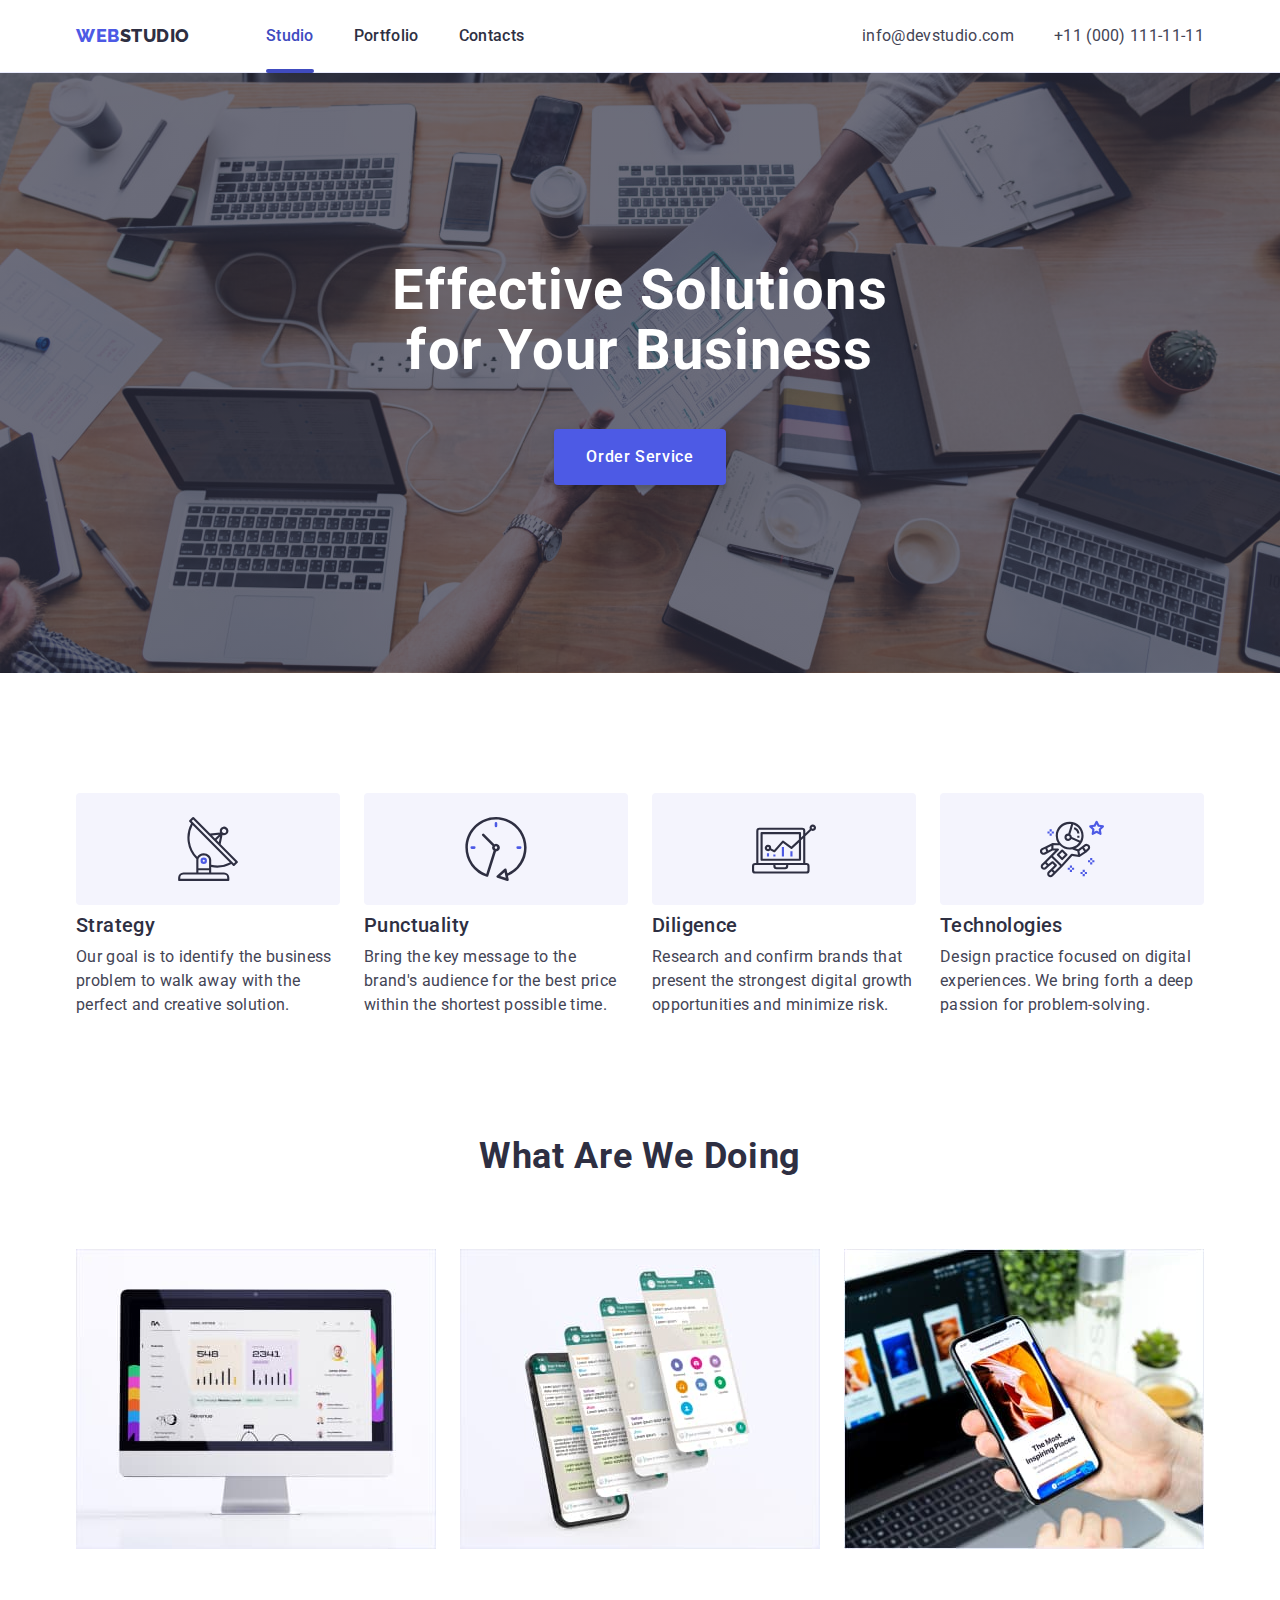
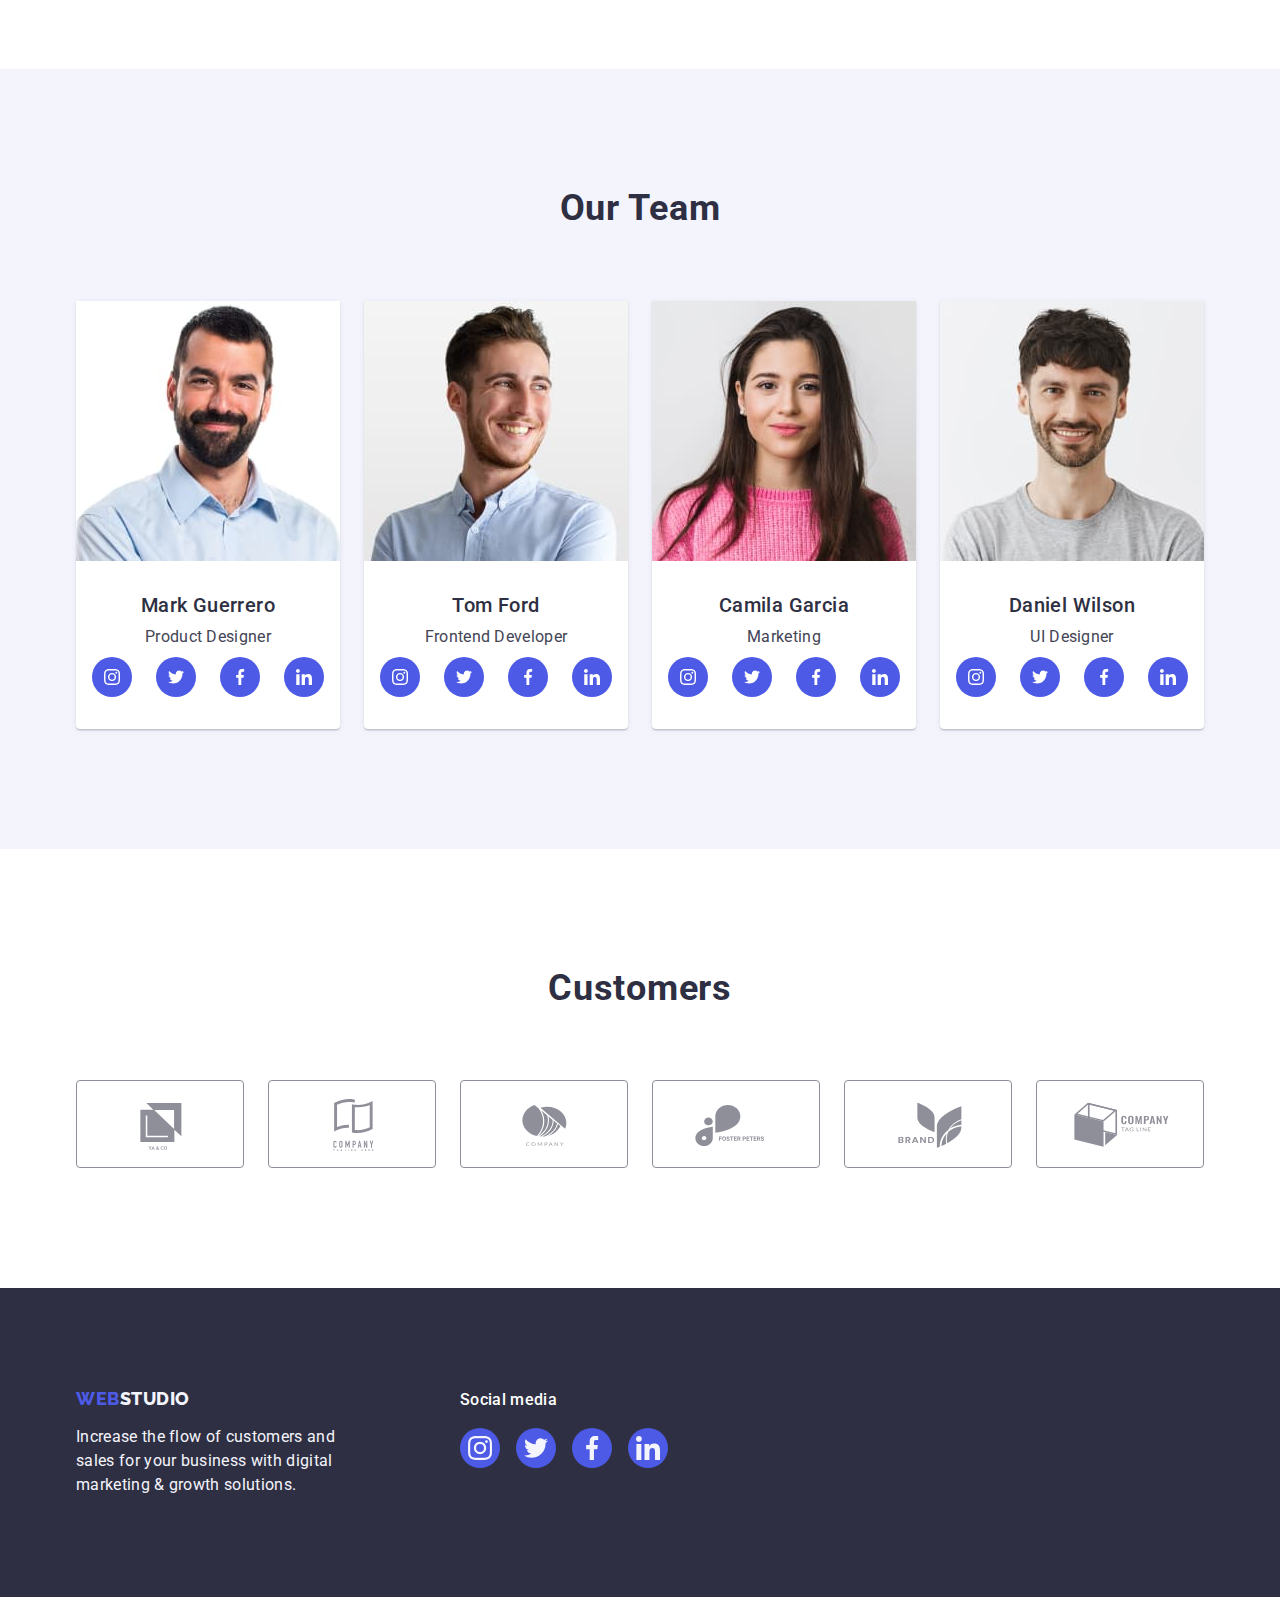
<file: index.html>
<!DOCTYPE html>
<html lang="en">
  <head>
    <meta charset="UTF-8" />
    <meta http-equiv="X-UA-Compatible" content="IE=edge" />
    <meta name="viewport" content="width=device-width, initial-scale=1.0" />
    <title>Main page</title>
    <link rel="preconnect" href="https://fonts.googleapis.com" />
    <link rel="preconnect" href="https://fonts.gstatic.com" crossorigin />
    <link
      href="https://fonts.googleapis.com/css2?family=Raleway:wght@800&family=Roboto:wght@400;500;700;900&display=swap"
      rel="stylesheet"
    />
    <link
      rel="stylesheet"
      href="https://cdn.jsdelivr.net/npm/modern-normalize@1.1.0/modern-normalize.min.css"
    />
    <link rel="stylesheet" href="./css/styles.css" />
  </head>
  <body>
    <!--================ HEADER =============== -->
    <header class="page-header">
      <div class="container page-header-container">
        <nav class="page-nav">
          <a href="./index.html" class="link logo"
            >Web<span class="logo-text">Studio</span></a
          >
          <ul class="menu list">
            <li class="menu-item">
              <a class="menu-link link active" href="./index.html">Studio</a>
            </li>
            <li class="menu-item">
              <a class="menu-link link" href="./portfolio.html">Portfolio</a>
            </li>
            <li class="menu-item">
              <a class="menu-link link" href="">Contacts</a>
            </li>
          </ul>
        </nav>
        <address class="contact-info">
          <ul class="list contact-info-list">
            <li class="contact-list-item">
              <a class="link contact-item" href="mailto:info@devstudio.com"
                >info@devstudio.com</a
              >
            </li>
            <li class="contact-list-item">
              <a class="link contact-item" href="tel:+110001111111"
                >+11 (000) 111-11-11</a
              >
            </li>
          </ul>
        </address>
      </div>
    </header>
    <!--================ /HEADER =============== -->
    <main>
      <!-- =============== HERO ================== -->
      <section class="hero">
        <div class="container">
          <h1 class="hero-title">Effective Solutions for Your Business</h1>
          <button type="button" class="modal-btn" data-modal-open>
            Order Service
          </button>
        </div>
      </section>
      <!-- =============== /HERO ================== -->
      <!-- ================ ADVANTAGES =============== -->
      <section class="advantages section">
        <div class="container">
          <!-- цей заголовок буде прихованим -->
          <h2 class="title visually-hidden">Our Advantages</h2>
          <ul class="advantages-list list">
            <li class="advantages-list-item">
              <div class="advantages-icon-wrapper">
                <svg class="advantages-list-icon" width="64" height="64">
                  <use href="./images/icons.svg#icon-antenna"></use>
                </svg>
              </div>
              <h3 class="subtitle">Strategy</h3>
              <p class="subtitle-description">
                Our goal is to identify the business problem to walk away with
                the perfect and creative solution.
              </p>
            </li>
            <li class="advantages-list-item">
              <div class="advantages-icon-wrapper">
                <svg class="advantages-list-icon" width="64" height="64">
                  <use href="./images/icons.svg#icon-clock"></use>
                </svg>
              </div>
              <h3 class="subtitle">Punctuality</h3>
              <p class="subtitle-description">
                Bring the key message to the brand's audience for the best price
                within the shortest possible time.
              </p>
            </li>
            <li class="advantages-list-item">
              <div class="advantages-icon-wrapper">
                <svg class="advantages-list-icon" width="64" height="64">
                  <use href="./images/icons.svg#icon-diagram"></use>
                </svg>
              </div>
              <h3 class="subtitle">Diligence</h3>
              <p class="subtitle-description">
                Research and confirm brands that present the strongest digital
                growth opportunities and minimize risk.
              </p>
            </li>
            <li class="advantages-list-item">
              <div class="advantages-icon-wrapper">
                <svg class="advantages-list-icon" width="64" height="64">
                  <use href="./images/icons.svg#icon-astronaut"></use>
                </svg>
              </div>
              <h3 class="subtitle">Technologies</h3>
              <p class="subtitle-description">
                Design practice focused on digital experiences. We bring forth a
                deep passion for problem-solving.
              </p>
            </li>
          </ul>
        </div>
      </section>
      <!-- ================ /ADVANTAGES =============== -->
      <!-- =============== WHAT WE DO =============== -->
      <section class="services section">
        <div class="container">
          <h2 class="title">What are we doing</h2>
          <ul class="services-list list">
            <li class="services-list-item">
              <img
                class="services-image"
                src="./images/what-we-do-img/img-1.jpg"
                alt="monitor"
                width="360"
              />
            </li>
            <li class="services-list-item">
              <img
                class="services-image"
                src="./images/what-we-do-img/img-2.jpg"
                alt="phone screens"
                width="360"
              />
            </li>
            <li class="services-list-item">
              <img
                class="services-image"
                src="./images/what-we-do-img/img-3.jpg"
                alt="phone and laptop"
                width="360"
              />
            </li>
          </ul>
        </div>
      </section>
      <!-- =============== /WHAT WE DO =============== -->
      <!-- =============== OUR TEAM =============== -->
      <section class="team section">
        <div class="container">
          <h2 class="title">Our Team</h2>
          <ul class="team-list list">
            <li class="team-list-item">
              <img
                class="team-img"
                src="./images/our-team-img/img-4.jpg"
                alt="First employee"
                width="264"
              />
              <div class="team-list-content-wrapper">
                <h3 class="team-name">Mark Guerrero</h3>
                <p class="team-text">Product Designer</p>
                <ul class="social-list list">
                  <li class="social-list-item">
                    <a href="" class="social-list-link"
                      ><svg class="social-list-icon" width="16" height="16">
                        <use
                          href="./images/icons.svg#icon-instagram"
                        ></use></svg
                    ></a>
                  </li>
                  <li class="social-list-item">
                    <a href="" class="social-list-link"
                      ><svg class="social-list-icon" width="16" height="16">
                        <use href="./images/icons.svg#icon-twitter"></use></svg
                    ></a>
                  </li>
                  <li class="social-list-item">
                    <a href="" class="social-list-link"
                      ><svg class="social-list-icon" width="16" height="16">
                        <use href="./images/icons.svg#icon-facebook"></use></svg
                    ></a>
                  </li>
                  <li class="social-list-item">
                    <a href="" class="social-list-link"
                      ><svg class="social-list-icon" width="16" height="16">
                        <use href="./images/icons.svg#icon-linkedin"></use></svg
                    ></a>
                  </li>
                </ul>
              </div>
            </li>
            <li class="team-list-item">
              <img
                class="team-img"
                src="./images/our-team-img/img-5.jpg"
                alt="Second employee"
                width="264"
              />
              <div class="team-list-content-wrapper">
                <h3 class="team-name">Tom Ford</h3>
                <p class="team-text">Frontend Developer</p>
                <ul class="social-list list">
                  <li class="social-list-item">
                    <a href="" class="social-list-link"
                      ><svg class="social-list-icon" width="16" height="16">
                        <use
                          href="./images/icons.svg#icon-instagram"
                        ></use></svg
                    ></a>
                  </li>
                  <li class="social-list-item">
                    <a href="" class="social-list-link"
                      ><svg class="social-list-icon" width="16" height="16">
                        <use href="./images/icons.svg#icon-twitter"></use></svg
                    ></a>
                  </li>
                  <li class="social-list-item">
                    <a href="" class="social-list-link"
                      ><svg class="social-list-icon" width="16" height="16">
                        <use href="./images/icons.svg#icon-facebook"></use></svg
                    ></a>
                  </li>
                  <li class="social-list-item">
                    <a href="" class="social-list-link"
                      ><svg class="social-list-icon" width="16" height="16">
                        <use href="./images/icons.svg#icon-linkedin"></use></svg
                    ></a>
                  </li>
                </ul>
              </div>
            </li>
            <li class="team-list-item">
              <img
                class="team-img"
                src="./images/our-team-img/img-6.jpg"
                alt="Third employee"
                width="264"
              />
              <div class="team-list-content-wrapper">
                <h3 class="team-name">Camila Garcia</h3>
                <p class="team-text">Marketing</p>
                <ul class="social-list list">
                  <li class="social-list-item">
                    <a href="" class="social-list-link"
                      ><svg class="social-list-icon" width="16" height="16">
                        <use
                          href="./images/icons.svg#icon-instagram"
                        ></use></svg
                    ></a>
                  </li>
                  <li class="social-list-item">
                    <a href="" class="social-list-link"
                      ><svg class="social-list-icon" width="16" height="16">
                        <use href="./images/icons.svg#icon-twitter"></use></svg
                    ></a>
                  </li>
                  <li class="social-list-item">
                    <a href="" class="social-list-link"
                      ><svg class="social-list-icon" width="16" height="16">
                        <use href="./images/icons.svg#icon-facebook"></use></svg
                    ></a>
                  </li>
                  <li class="social-list-item">
                    <a href="" class="social-list-link"
                      ><svg class="social-list-icon" width="16" height="16">
                        <use href="./images/icons.svg#icon-linkedin"></use></svg
                    ></a>
                  </li>
                </ul>
              </div>
            </li>
            <li class="team-list-item">
              <img
                class="team-img"
                src="./images/our-team-img/img-7.jpg"
                alt="Fourth employee"
                width="264"
              />
              <div class="team-list-content-wrapper">
                <h3 class="team-name">Daniel Wilson</h3>
                <p class="team-text">UI Designer</p>
                <ul class="social-list list">
                  <li class="social-list-item">
                    <a href="" class="social-list-link"
                      ><svg class="social-list-icon" width="16" height="16">
                        <use
                          href="./images/icons.svg#icon-instagram"
                        ></use></svg
                    ></a>
                  </li>
                  <li class="social-list-item">
                    <a href="" class="social-list-link"
                      ><svg class="social-list-icon" width="16" height="16">
                        <use href="./images/icons.svg#icon-twitter"></use></svg
                    ></a>
                  </li>
                  <li class="social-list-item">
                    <a href="" class="social-list-link"
                      ><svg class="social-list-icon" width="16" height="16">
                        <use href="./images/icons.svg#icon-facebook"></use></svg
                    ></a>
                  </li>
                  <li class="social-list-item">
                    <a href="" class="social-list-link"
                      ><svg class="social-list-icon" width="16" height="16">
                        <use href="./images/icons.svg#icon-linkedin"></use></svg
                    ></a>
                  </li>
                </ul>
              </div>
            </li>
          </ul>
        </div>
      </section>
      <!-- =============== /OUR TEAM =============== -->
      <!-- ===============Customers================ -->
      <section class="section customers">
        <div class="container">
          <h2 class="title customers-title">Customers</h2>
          <ul class="customers-list list">
            <li class="customers-list-item">
              <a href="" class="customers-list-link link"
                ><svg class="customers-list-icon" width="104" height="56">
                  <use href="./images/icons.svg#icon-clogo-1"></use></svg
              ></a>
            </li>
            <li class="customers-list-item">
              <a href="" class="customers-list-link link"
                ><svg class="customers-list-icon" width="104" height="56">
                  <use href="./images/icons.svg#icon-clogo-2"></use></svg
              ></a>
            </li>
            <li class="customers-list-item">
              <a href="" class="customers-list-link link"
                ><svg class="customers-list-icon" width="104" height="56">
                  <use href="./images/icons.svg#icon-clogo-3"></use></svg
              ></a>
            </li>
            <li class="customers-list-item">
              <a href="" class="customers-list-link link"
                ><svg class="customers-list-icon" width="104" height="56">
                  <use href="./images/icons.svg#icon-clogo-4"></use></svg
              ></a>
            </li>
            <li class="customers-list-item">
              <a href="" class="customers-list-link link"
                ><svg class="customers-list-icon" width="104" height="56">
                  <use href="./images/icons.svg#icon-clogo-5"></use></svg
              ></a>
            </li>
            <li class="customers-list-item">
              <a href="" class="customers-list-link link"
                ><svg class="customers-list-icon" width="104" height="56">
                  <use href="./images/icons.svg#icon-clogo-6"></use></svg
              ></a>
            </li>
          </ul>
        </div>
      </section>
      <!-- ===============/Customers================= -->
    </main>
    <!-- =============== FOOTER ================== -->
    <footer class="footer">
      <div class="container footer-wrapper">
        <div class="footer-description">
          <a class="link footer-logo" href="./index.html"
            >Web<span class="footer-logo-text">Studio</span></a
          >
          <p class="footer-text">
            Increase the flow of customers and sales for your business with
            digital marketing & growth solutions.
          </p>
        </div>
        <div class="footer-social-media">
          <p class="social-media-text">Social media</p>
          <ul class="footer-social-list list">
            <li class="footer-list-item">
              <a href="" class="footer-list-link"
                ><svg class="footer-list-icon" width="24" height="24">
                  <use href="./images/icons.svg#icon-instagram"></use></svg
              ></a>
            </li>
            <li class="footer-list-item">
              <a href="" class="footer-list-link"
                ><svg class="footer-list-icon" width="24" height="24">
                  <use href="./images/icons.svg#icon-twitter"></use></svg
              ></a>
            </li>
            <li class="footer-list-item">
              <a href="" class="footer-list-link"
                ><svg class="footer-list-icon" width="24" height="24">
                  <use href="./images/icons.svg#icon-facebook"></use></svg
              ></a>
            </li>
            <li class="footer-list-item">
              <a href="" class="footer-list-link"
                ><svg class="footer-list-icon" width="24" height="24">
                  <use href="./images/icons.svg#icon-linkedin"></use></svg
              ></a>
            </li>
          </ul>
        </div>
      </div>
    </footer>
    <!-- =============== /FOOTER ================== -->
    <!--=============== MODAL WINDOW ============= -->
    <div class="backdrop is-hidden" data-modal>
      <div class="modal">
        <button type="button" class="modal-close-btn" data-modal-close>
          <svg class="modal-close-btn-icon" width="8" height="8">
            <use href="./images/icons.svg#icon-close-modal"></use>
          </svg>
        </button>
      </div>
    </div>
    <!--=============== /MODAL WINDOW ============= -->
    <script src="./js/modal.js"></script>
  </body>
</html>
</file>
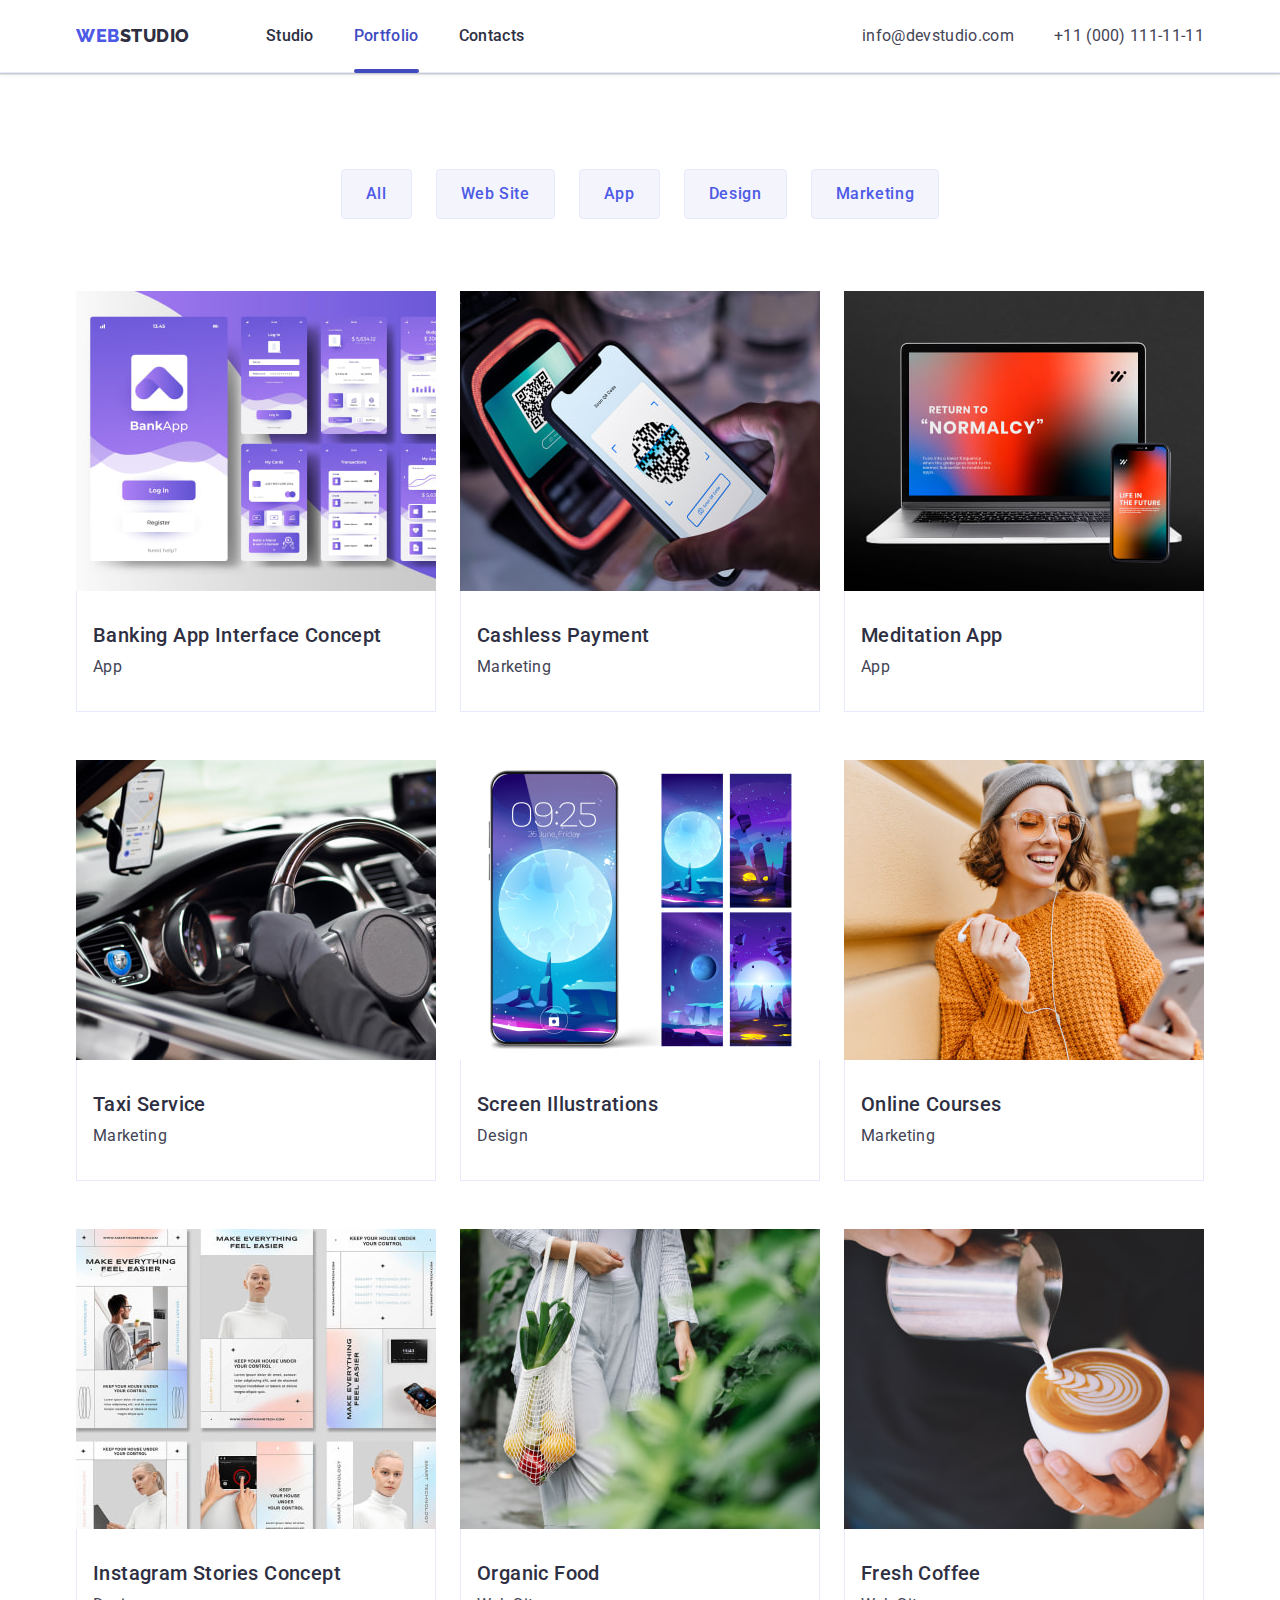
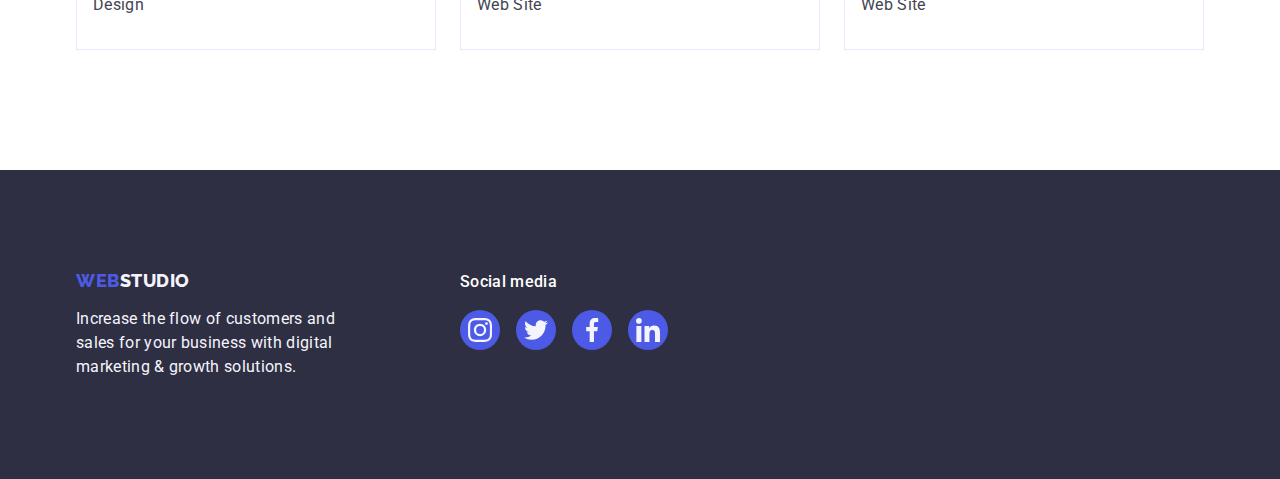
<file: portfolio.html>
<!DOCTYPE html>
<html lang="en">
  <head>
    <meta charset="UTF-8" />
    <meta http-equiv="X-UA-Compatible" content="IE=edge" />
    <meta name="viewport" content="width=device-width, initial-scale=1.0" />
    <title>Portfolio</title>
    <link rel="preconnect" href="https://fonts.googleapis.com" />
    <link rel="preconnect" href="https://fonts.gstatic.com" crossorigin />
    <link
      href="https://fonts.googleapis.com/css2?family=Raleway:wght@800&family=Roboto:wght@400;500;700;900&display=swap"
      rel="stylesheet"
    />
    <link
      rel="stylesheet"
      href="https://cdn.jsdelivr.net/npm/modern-normalize@1.1.0/modern-normalize.min.css"
    />
    <link rel="stylesheet" href="./css/styles.css" />
  </head>
  <body>
    <!--================ HEADER =============== -->
    <header class="page-header">
      <div class="container page-header-container">
        <nav class="page-nav">
          <a href="./index.html" class="link logo"
            >Web<span class="logo-text">Studio</span></a
          >
          <ul class="menu list">
            <li class="menu-item">
              <a class="menu-link link" href="./index.html">Studio</a>
            </li>
            <li class="menu-item">
              <a class="menu-link link active" href="./portfolio.html"
                >Portfolio</a
              >
            </li>
            <li class="menu-item">
              <a class="menu-link link" href="">Contacts</a>
            </li>
          </ul>
        </nav>
        <address class="contact-info">
          <ul class="list contact-info-list">
            <li class="contact-list-item">
              <a class="link contact-item" href="mailto:info@devstudio.com"
                >info@devstudio.com</a
              >
            </li>
            <li class="contact-list-item">
              <a class="link contact-item" href="tel:+110001111111"
                >+11 (000) 111-11-11</a
              >
            </li>
          </ul>
        </address>
      </div>
    </header>
    <!--================ /HEADER =============== -->
    <main>
      <!-- ========== PORTFOLIO ===============-->
      <section class="portfolio">
        <div class="container">
          <h1 class="visually-hidden">Portfolio</h1>
          <ul class="filter-btn-list list">
            <li class="filter-list-item">
              <button type="button" class="filter-btn">All</button>
            </li>
            <li class="filter-list-item">
              <button type="button" class="filter-btn">Web Site</button>
            </li>
            <li class="filter-list-item">
              <button type="button" class="filter-btn">App</button>
            </li>
            <li class="filter-list-item">
              <button type="button" class="filter-btn">Design</button>
            </li>
            <li class="filter-list-item">
              <button type="button" class="filter-btn">Marketing</button>
            </li>
          </ul>
          <ul class="portfolio-list list">
            <li class="portfolio-list-item">
              <a href="" class="portfolio-list-link link">
                <div class="portfolio-list-image-wrapper">
                  <img
                    src="./images/portfolio-images/bankapp.jpg"
                    alt="BankApp"
                    width="360"
                  />
                  <p class="overlay">
                    14 Stylish and User-Friendly App Design Concepts · Task
                    Manager App · Calorie Tracker App · Exotic Fruit Ecommerce
                    App · Cloud Storage App
                  </p>
                </div>
                <div class="portfolio-list-content-wapper">
                  <h2 class="subtitle">Banking App Interface Concept</h2>
                  <p class="subtitle-description">App</p>
                </div>
              </a>
            </li>
            <li class="portfolio-list-item">
              <a href="" class="portfolio-list-link link">
                <div class="portfolio-list-image-wrapper">
                  <img
                    src="./images/portfolio-images/cashless-payment.jpg"
                    alt="Cashless Payment"
                    width="360"
                  />
                  <p class="overlay">
                    14 Stylish and User-Friendly App Design Concepts · Task
                    Manager App · Calorie Tracker App · Exotic Fruit Ecommerce
                    App · Cloud Storage App
                  </p>
                </div>
                <div class="portfolio-list-content-wapper">
                  <h2 class="subtitle">Cashless Payment</h2>
                  <p class="subtitle-description">Marketing</p>
                </div>
              </a>
            </li>
            <li class="portfolio-list-item">
              <a href="" class="portfolio-list-link link">
                <div class="portfolio-list-image-wrapper">
                  <img
                    src="./images/portfolio-images/meditation.jpg"
                    alt="Meditation App"
                    width="360"
                  />
                  <p class="overlay">
                    14 Stylish and User-Friendly App Design Concepts · Task
                    Manager App · Calorie Tracker App · Exotic Fruit Ecommerce
                    App · Cloud Storage App
                  </p>
                </div>
                <div class="portfolio-list-content-wapper">
                  <h2 class="subtitle">Meditation App</h2>
                  <p class="subtitle-description">App</p>
                </div>
              </a>
            </li>
            <li class="portfolio-list-item">
              <a href="" class="portfolio-list-link link">
                <div class="portfolio-list-image-wrapper">
                  <img
                    src="./images/portfolio-images/taxi.jpg"
                    alt="Taxi Service"
                    width="360"
                  />
                  <p class="overlay">
                    14 Stylish and User-Friendly App Design Concepts · Task
                    Manager App · Calorie Tracker App · Exotic Fruit Ecommerce
                    App · Cloud Storage App
                  </p>
                </div>
                <div class="portfolio-list-content-wapper">
                  <h2 class="subtitle">Taxi Service</h2>
                  <p class="subtitle-description">Marketing</p>
                </div>
              </a>
            </li>
            <li class="portfolio-list-item">
              <a href="" class="portfolio-list-link link">
                <div class="portfolio-list-image-wrapper">
                  <img
                    src="./images/portfolio-images/screen-illustrations.jpg"
                    alt="Screen Illustrations"
                    width="360"
                  />
                  <p class="overlay">
                    14 Stylish and User-Friendly App Design Concepts · Task
                    Manager App · Calorie Tracker App · Exotic Fruit Ecommerce
                    App · Cloud Storage App
                  </p>
                </div>
                <div class="portfolio-list-content-wapper">
                  <h2 class="subtitle">Screen Illustrations</h2>
                  <p class="subtitle-description">Design</p>
                </div>
              </a>
            </li>
            <li class="portfolio-list-item">
              <a href="" class="portfolio-list-link link">
                <div class="portfolio-list-image-wrapper">
                  <img
                    src="./images/portfolio-images/online-courses.jpg"
                    alt="Online Courses"
                    width="360"
                  />
                  <p class="overlay">
                    14 Stylish and User-Friendly App Design Concepts · Task
                    Manager App · Calorie Tracker App · Exotic Fruit Ecommerce
                    App · Cloud Storage App
                  </p>
                </div>
                <div class="portfolio-list-content-wapper">
                  <h2 class="subtitle">Online Courses</h2>
                  <p class="subtitle-description">Marketing</p>
                </div>
              </a>
            </li>
            <li class="portfolio-list-item">
              <a href="" class="portfolio-list-link link">
                <div class="portfolio-list-image-wrapper">
                  <img
                    src="./images/portfolio-images/stories-concept.jpg"
                    alt="Instagram Stories Concept"
                    width="360"
                  />
                  <p class="overlay">
                    14 Stylish and User-Friendly App Design Concepts · Task
                    Manager App · Calorie Tracker App · Exotic Fruit Ecommerce
                    App · Cloud Storage App
                  </p>
                </div>
                <div class="portfolio-list-content-wapper">
                  <h2 class="subtitle">Instagram Stories Concept</h2>
                  <p class="subtitle-description">Design</p>
                </div>
              </a>
            </li>
            <li class="portfolio-list-item">
              <a href="" class="portfolio-list-link link">
                <div class="portfolio-list-image-wrapper">
                  <img
                    src="./images/portfolio-images/organic-food.jpg"
                    alt="Organic Food"
                    width="360"
                  />
                  <p class="overlay">
                    14 Stylish and User-Friendly App Design Concepts · Task
                    Manager App · Calorie Tracker App · Exotic Fruit Ecommerce
                    App · Cloud Storage App
                  </p>
                </div>
                <div class="portfolio-list-content-wapper">
                  <h2 class="subtitle">Organic Food</h2>
                  <p class="subtitle-description">Web Site</p>
                </div>
              </a>
            </li>
            <li class="portfolio-list-item">
              <a href="" class="portfolio-list-link link">
                <div class="portfolio-list-image-wrapper">
                  <img
                    src="./images/portfolio-images/fresh-coffee.jpg"
                    alt="Fresh Coffee"
                    width="360"
                  />
                  <p class="overlay">
                    14 Stylish and User-Friendly App Design Concepts · Task
                    Manager App · Calorie Tracker App · Exotic Fruit Ecommerce
                    App · Cloud Storage App
                  </p>
                </div>
                <div class="portfolio-list-content-wapper">
                  <h2 class="subtitle">Fresh Coffee</h2>
                  <p class="subtitle-description">Web Site</p>
                </div>
              </a>
            </li>
          </ul>
        </div>
      </section>
      <!-- ========== /PORTFOLIO ===============-->
    </main>
    <!-- =============== FOOTER ================== -->
    <footer class="footer">
      <div class="container footer-wrapper">
        <div class="footer-description">
          <a class="link footer-logo" href="./index.html"
            >Web<span class="footer-logo-text">Studio</span></a
          >
          <p class="footer-text">
            Increase the flow of customers and sales for your business with
            digital marketing & growth solutions.
          </p>
        </div>
        <div class="footer-social-media">
          <p class="social-media-text">Social media</p>
          <ul class="footer-social-list list">
            <li class="footer-list-item">
              <a href="" class="footer-list-link"
                ><svg class="footer-list-icon" width="24" height="24">
                  <use href="./images/icons.svg#icon-instagram"></use></svg
              ></a>
            </li>
            <li class="footer-list-item">
              <a href="" class="footer-list-link"
                ><svg class="footer-list-icon" width="24" height="24">
                  <use href="./images/icons.svg#icon-twitter"></use></svg
              ></a>
            </li>
            <li class="footer-list-item">
              <a href="" class="footer-list-link"
                ><svg class="footer-list-icon" width="24" height="24">
                  <use href="./images/icons.svg#icon-facebook"></use></svg
              ></a>
            </li>
            <li class="footer-list-item">
              <a href="" class="footer-list-link"
                ><svg class="footer-list-icon" width="24" height="24">
                  <use href="./images/icons.svg#icon-linkedin"></use></svg
              ></a>
            </li>
          </ul>
        </div>
      </div>
    </footer>
    <!-- =============== /FOOTER ================== -->
  </body>
</html>
</file>
<file: css/styles.css>
:root {
  --primary-text-color: #2e2f42;
  --secondary-text-color: #434455;
  --light-text-color: #fff;
  --cloud-text-color: #f4f4fd;

  --primary-bg-color: #fff;
  --secondary-bg-color: #2e2f42;
  --cloud-bg-color: #f4f4fd;
}

/**
  |============================
  | RESET
  |============================
*/
body {
  font-family: 'Roboto', sans-serif;
  color: var(--secondary-text-color);
  background-color: var(--primary-bg-color);
}

h1,
h2,
h3,
h4,
p {
  margin-top: 0;
  margin-bottom: 0;
}

ul,
ol {
  margin-top: 0;
  margin-bottom: 0;
  padding-left: 0;
}

img {
  display: block;
}

button {
  cursor: pointer;
}

.container {
  max-width: 1158px;
  margin: 0 auto;
  padding: 0 15px;
}

.list {
  list-style: none;
}

.link {
  text-decoration: none;
}

/**
  |============================
  | / RESET
  |============================
*/

/**
  |============================
  | COMPONENTS
  |============================
*/

.section {
  padding-top: 120px;
  padding-bottom: 120px;
}

.title {
  font-size: 36px;
  line-height: 1.11;
  text-align: center;
  letter-spacing: 0.02em;
  text-transform: capitalize;
  color: var(--primary-text-color);
  margin-bottom: 72px;
  margin-left: auto;
  margin-right: auto;
}

.subtitle {
  font-weight: 500;
  font-size: 20px;
  line-height: 1.2;
  letter-spacing: 0.02em;
  color: var(--primary-text-color);
  margin-bottom: 8px;
}

.subtitle-description {
  font-size: 16px;
  line-height: 1.5;
  letter-spacing: 0.02em;
  color: var(--secondary-text-color);
}

.active {
}

/**
  |============================
  | /COMPONENTS
  |============================
*/
/**
  |============================
  | HEADER
  |============================
*/
.page-header {
  border-bottom: 1px solid #e7e9fc;
  box-shadow: 0px 2px 1px rgba(46, 47, 66, 0.08),
    0px 1px 1px rgba(46, 47, 66, 0.16), 0px 1px 6px rgba(46, 47, 66, 0.08);
}

.page-header-container {
  display: flex;
  align-items: center;
}

.page-nav {
  display: flex;
  align-items: center;
}

.menu {
  display: flex;
  align-items: center;
  gap: 40px;
}

.logo {
  font-family: 'Raleway', sans-serif;
  font-weight: 800;
  font-size: 18px;
  line-height: 1.17;
  display: flex;
  align-items: center;
  letter-spacing: 0.03em;
  text-transform: uppercase;
  color: #4d5ae5;
  margin-right: 76px;
}

.logo-text {
  font-family: 'Raleway', sans-serif;
  font-weight: 800;
  font-size: 18px;
  line-height: 1.17;
  display: flex;
  align-items: center;
  letter-spacing: 0.03em;
  text-transform: uppercase;
  color: var(--primary-text-color);
}

.menu-link {
  position: relative;
  display: block;
  padding: 24px 0;
  font-family: inherit;
  font-weight: 500;
  font-size: 16px;
  line-height: 1.5;
  letter-spacing: 0.02em;
  color: var(--primary-text-color);
  transition: color 250ms cubic-bezier(0.4, 0, 0.2, 1);
}

.menu-link:hover,
.menu-link:focus,
.menu-link:active {
  color: #404bbf;
}

.menu-link::after {
  position: absolute;
  bottom: -1px;
  left: 0;
  display: block;
  content: '';
  width: 100%;
  height: 4px;
  border-radius: 2px;
}

.menu-link.active::after {
  background-color: #404bbf;
}

.menu-link.active {
  color: #404bbf;
}

.contact-info {
  font-style: normal;
  margin-left: auto;
}

.contact-info-list {
  display: flex;
  gap: 40px;
}

.contact-item {
  padding: 24px 0;
  font-family: inherit;
  font-weight: 400;
  font-size: 16px;
  line-height: 1.5;
  letter-spacing: 0.02em;
  color: var(--secondary-text-color);
  transition: color 250ms cubic-bezier(0.4, 0, 0.2, 1);
}

.contact-item:hover,
.contact-item:focus,
.contact-item:active {
  color: #404bbf;
}

/**
  |============================
  | /HEADER
  |============================
*/

/**
  |============================
  | HERO
  |============================
*/
.hero {
  background-color: var(--secondary-bg-color);
  padding-top: 188px;
  padding-bottom: 188px;

  background-image: linear-gradient(
      rgba(46, 47, 66, 0.7),
      rgba(46, 47, 66, 0.7)
    ),
    url(../images/hero/people-office.jpg);
  background-repeat: no-repeat;
  background-position: center;
  background-size: cover;
  max-width: 1440px;
  margin-left: auto;
  margin-right: auto;
}

.hero-title {
  font-size: 56px;
  line-height: 1.07;
  text-align: center;
  letter-spacing: 0.02em;
  color: var(--light-text-color);
  max-width: 496px;
  margin-left: auto;
  margin-right: auto;
  margin-bottom: 48px;
}

.modal-btn {
  display: block;
  min-width: 169px;
  height: 56px;
  padding-top: 16px;
  padding-right: 32px;
  padding-bottom: 16px;
  padding-left: 32px;
  margin-left: auto;
  margin-right: auto;
  font-family: inherit;
  font-weight: 500;
  font-size: 16px;
  line-height: 1.5;
  letter-spacing: 0.04em;
  color: var(--light-text-color);
  background: #4d5ae5;
  box-shadow: 0px 4px 4px rgba(0, 0, 0, 0.15);
  border-radius: 4px;
  border: none;
  transition: background-color 250ms cubic-bezier(0.4, 0, 0.2, 1);
}

.modal-btn:hover,
.modal-btn:focus {
  background-color: #404bbf;
}
/**
  |============================
  | /HERO
  |============================
*/

/**
  |============================
  | Advantages
  |============================
*/
.visually-hidden {
  position: absolute;
  width: 1px;
  height: 1px;
  margin: -1px;
  border: 0;
  padding: 0;
  white-space: nowrap;
  clip-path: inset(100%);
  clip: rect(0 0 0 0);
  overflow: hidden;
}

.advantages-list {
  display: flex;
  gap: 24px;
  align-content: flex-start;
  margin-left: auto;
  margin-right: auto;
}

.advantages-list-item {
  width: calc((100%-72px) / 4);
}

.advantages-icon-wrapper {
  display: flex;
  align-items: center;
  justify-content: center;
  height: 112px;
  background: var(--cloud-bg-color);
  border-radius: 4px;
  padding: 24px 100px;
  margin-bottom: 8px;
}

/* .advantages-list-icon {
  width: 64px;
  height: 64px;
} */

/**
  |============================
  | /Advantages
  |============================
*/

/**
  |============================
  | Services
  |============================
*/
.services {
  padding-top: 0;
}

.services-list {
  display: flex;
  gap: 24px;
}

.services-list-item {
  width: calc((100%-48px) / 3);
}

/**
  |============================
  | /Services
  |============================
*/

/**
  |============================
  | TEAM
  |============================
*/
.team-list-content-wrapper {
  padding-top: 32px;
  padding-bottom: 32px;
}

.team-list {
  display: flex;
  flex-wrap: wrap;
  gap: 24px;
}

.team {
  background-color: var(--cloud-bg-color);
}

.team-list-item {
  background-color: var(--primary-bg-color);
  box-shadow: 0px 1px 6px rgba(46, 47, 66, 0.08),
    0px 1px 1px rgba(46, 47, 66, 0.16), 0px 2px 1px rgba(46, 47, 66, 0.08);
  border-radius: 0px 0px 4px 4px;
  flex-basis: calc((100% - 72px) / 4);
}

.team-name {
  margin-bottom: 8px;
  font-weight: 500;
  font-size: 20px;
  line-height: 1.2;
  text-align: center;
  letter-spacing: 0.02em;
  color: var(--primary-text-color);
}

.team-text {
  margin-bottom: 8px;
  font-size: 16px;
  line-height: 1.5;
  text-align: center;
  letter-spacing: 0.02em;
  color: var(--secondary-text-color);
}

.social-list {
  display: flex;
  justify-content: center;
  align-items: center;
  gap: 24px;
}

.social-list-item {
  width: 40px;
  height: 40px;
}

.social-list-link {
  display: flex;
  justify-content: center;
  align-items: center;
  width: 100%;
  height: 100%;
  border-radius: 50%;
  background-color: #4d5ae5;
  color: var(--light-text-color);
  transition: background-color 250ms cubic-bezier(0.4, 0, 0.2, 1);
}

.social-list-link:hover,
.social-list-link:focus {
  background-color: #404bbf;
}

.social-list-link:hover .social-list-icon {
  fill: var(--cloud-text-color);
}
.social-list-link:focus .social-list-icon {
  fill: var(--cloud-text-color);
}

.social-list-icon {
  fill: currentColor;

  transition: fill 250ms cubic-bezier(0.4, 0, 0.2, 1);
}

/**
  |============================
  | /TEAM
  |============================
*/
/**
  |============================
  | CUSTOMERS
  |============================
*/
.customers-title {
  line-height: 1.1;
}

.customers-list {
  display: flex;
  justify-content: center;
  align-items: center;
  gap: 24px;
}

.customers-list-item {
  width: 168px;
  height: 88px;
}

.customers-list-link {
  display: flex;
  justify-content: center;
  align-items: center;
  width: 100%;
  height: 100%;
  border: 1px solid #8e8f99;
  border-radius: 4px;
  color: #8e8f99;
  transition: border-color 250ms cubic-bezier(0.4, 0, 0.2, 1),
    color 250ms cubic-bezier(0.4, 0, 0.2, 1);
}

.customers-list-link:hover,
.customers-list-link:focus {
  color: #404bbf;
  border-color: #404bbf;
}

.customers-list-icon {
  fill: currentColor;
}

/**
  |============================
  | /CUSTOMERS
  |============================
*/

/**
  |============================
  | FOOTER
  |============================
*/

.footer {
  background-color: var(--secondary-bg-color);
  padding-top: 100px;
  padding-bottom: 100px;
}

.footer-wrapper {
  display: flex;
  align-items: baseline;
}

.footer-description {
  margin-right: 120px;
}

.footer-logo {
  font-family: 'Raleway', sans-serif;
  font-weight: 800;
  font-size: 18px;
  line-height: 1.17;
  display: inline-block;
  letter-spacing: 0.03em;
  text-transform: uppercase;
  color: #4d5ae5;
  margin-bottom: 16px;
}

.footer-logo-text {
  font-family: 'Raleway', sans-serif;
  font-weight: 800;
  font-size: 18px;
  line-height: 1.17;
  letter-spacing: 0.03em;
  text-transform: uppercase;
  color: var(--cloud-text-color);
}

.footer-text {
  font-size: 16px;
  line-height: 1.5;
  letter-spacing: 0.02em;
  color: var(--cloud-text-color);
  width: 264px;
}

.social-media-text {
  margin-bottom: 16px;
  font-weight: 500;
  font-size: 16px;
  line-height: 1.5;
  letter-spacing: 0.02em;
  color: var(--light-text-color);
}

.footer-social-list {
  display: flex;
  justify-content: center;
  align-items: center;
  gap: 16px;
}

.footer-list-item {
  width: 40px;
  height: 40px;
}

.footer-list-link {
  display: flex;
  justify-content: center;
  align-items: center;
  width: 100%;
  height: 100%;
  border-radius: 50%;
  background-color: #4d5ae5;
  color: var(--cloud-text-color);
  transition: background-color 250ms cubic-bezier(0.4, 0, 0.2, 1);
}

.footer-list-link:hover,
.footer-list-link:focus {
  background-color: #31d0aa;
}

.footer-list-icon {
  fill: currentColor;
}

/**
  |============================
  | /FOOTER
  |============================
*/

/**
  |============================
  | PORTFOLIO CSS
  |============================
*/
/* Header and footer same */

/* subtitle and subtitle-description class made earlier */

.filter-btn {
  font-family: inherit;
  font-weight: 500;
  font-size: 16px;
  line-height: 1.5;
  display: flex;
  align-items: center;
  text-align: center;
  letter-spacing: 0.04em;
  color: #4d5ae5;
  background: var(--cloud-bg-color);
  border: 1px solid #e7e9fc;
  border-radius: 4px;
  padding-top: 12px;
  padding-bottom: 12px;
  padding-left: 24px;
  padding-right: 24px;
  transition: color 250ms cubic-bezier(0.4, 0, 0.2, 1),
    background-color 250ms cubic-bezier(0.4, 0, 0.2, 1),
    border-color 250ms cubic-bezier(0.4, 0, 0.2, 1),
    box-shadow 250ms cubic-bezier(0.4, 0, 0.2, 1);
}

.filter-btn:hover,
.filter-btn:focus {
  background: #404bbf;
  box-shadow: 0px 3px 1px rgba(0, 0, 0, 0.1), 0px 2px 1px rgba(0, 0, 0, 0.08),
    0px 2px 2px rgba(0, 0, 0, 0.12);
  color: var(--light-text-color);
  border: 1px solid transparent;
}

.portfolio {
  padding-top: 96px;
  padding-bottom: 120px;
}

.filter-btn-list {
  display: flex;
  justify-content: center;
  gap: 24px;
  margin-bottom: 72px;
}

.portfolio-list {
  display: flex;
  flex-wrap: wrap;
  row-gap: 48px;
  column-gap: 24px;
}

.portfolio-list-item {
  background: var(--primary-bg-color);
  width: calc((100% - 48px) / 3);
}

.portfolio-list-link {
  display: block;
  transition: box-shadow 250ms cubic-bezier(0.4, 0, 0.2, 1);
}

.portfolio-list-link:hover,
.portfolio-list-link:focus {
  box-shadow: 0px 1px 6px rgba(46, 47, 66, 0.08),
    0px 1px 1px rgba(46, 47, 66, 0.16), 0px 2px 1px rgba(46, 47, 66, 0.08);
}

.portfolio-list-content-wapper {
  border: 1px solid #e7e9fc;
  border-top: none;
  padding: 32px 16px;
}

.portfolio-list-image-wrapper {
  position: relative;
  overflow: hidden;
}

.overlay {
  position: absolute;
  top: 0;
  left: 0;
  width: 100%;
  height: 100%;
  line-height: 1.5;
  letter-spacing: 0.02em;
  color: var(--cloud-text-color);
  background-color: #4d5ae5;
  overflow: auto;
  transform: translate(0, 100%);
  transition: transform 250ms cubic-bezier(0.4, 0, 0.2, 1);
  padding: 40px 32px;
}

.portfolio-list-link:hover .overlay,
.portfolio-list-link:focus .overlay {
  transform: translate(0, 0);
}

/**
  |============================
  | /PORTFOLIO CSS
  |============================
*/

/**
  |============================
  | MODAL
  |============================
*/
.backdrop {
  position: fixed;
  top: 0;
  left: 0;
  z-index: 100;
  width: 100%;
  height: 100%;
  background-color: rgba(46, 47, 66, 0.4);

  transition: opacity 250ms cubic-bezier(0.4, 0, 0.2, 1),
    visibility 250ms cubic-bezier(0.4, 0, 0.2, 1);
}

.backdrop.is-hidden {
  opacity: 0;
  visibility: hidden;
  pointer-events: none;
}

.modal {
  position: absolute;
  top: 50%;
  left: 50%;
  transform: translate(-50%, -50%);
  width: 408px;
  min-height: 576px;
  background-color: #fcfcfc;
  box-shadow: 0px 1px 1px rgba(0, 0, 0, 0.14), 0px 1px 3px rgba(0, 0, 0, 0.12),
    0px 2px 1px rgba(0, 0, 0, 0.2);
  border-radius: 4px;
  transition: transform 250ms cubic-bezier(0.4, 0, 0.2, 1);
}

.modal-close-btn {
  position: absolute;
  top: 24px;
  right: 24px;
  display: flex;
  justify-content: center;
  align-items: center;
  width: 24px;
  height: 24px;
  border-radius: 50%;
  background-color: #e7e9fc;
  border: 1px solid rgba(0, 0, 0, 0.1);
  padding: 0;
  transition: background-color 250ms cubic-bezier(0.4, 0, 0.2, 1),
    border 250ms cubic-bezier(0.4, 0, 0.2, 1);
}

.modal-close-btn:hover,
.modal-close-btn:focus {
  background-color: #404bbf;
  border: none;
}

.modal-close-btn-icon {
  transition: fill 250ms cubic-bezier(0.4, 0, 0.2, 1);
}

.modal-close-btn:hover .modal-close-btn-icon,
.modal-close-btn:focus .modal-close-btn-icon {
  fill: var(--light-text-color);
}

/**
  |============================
  | /MODAL
  |============================
*/
</file>
